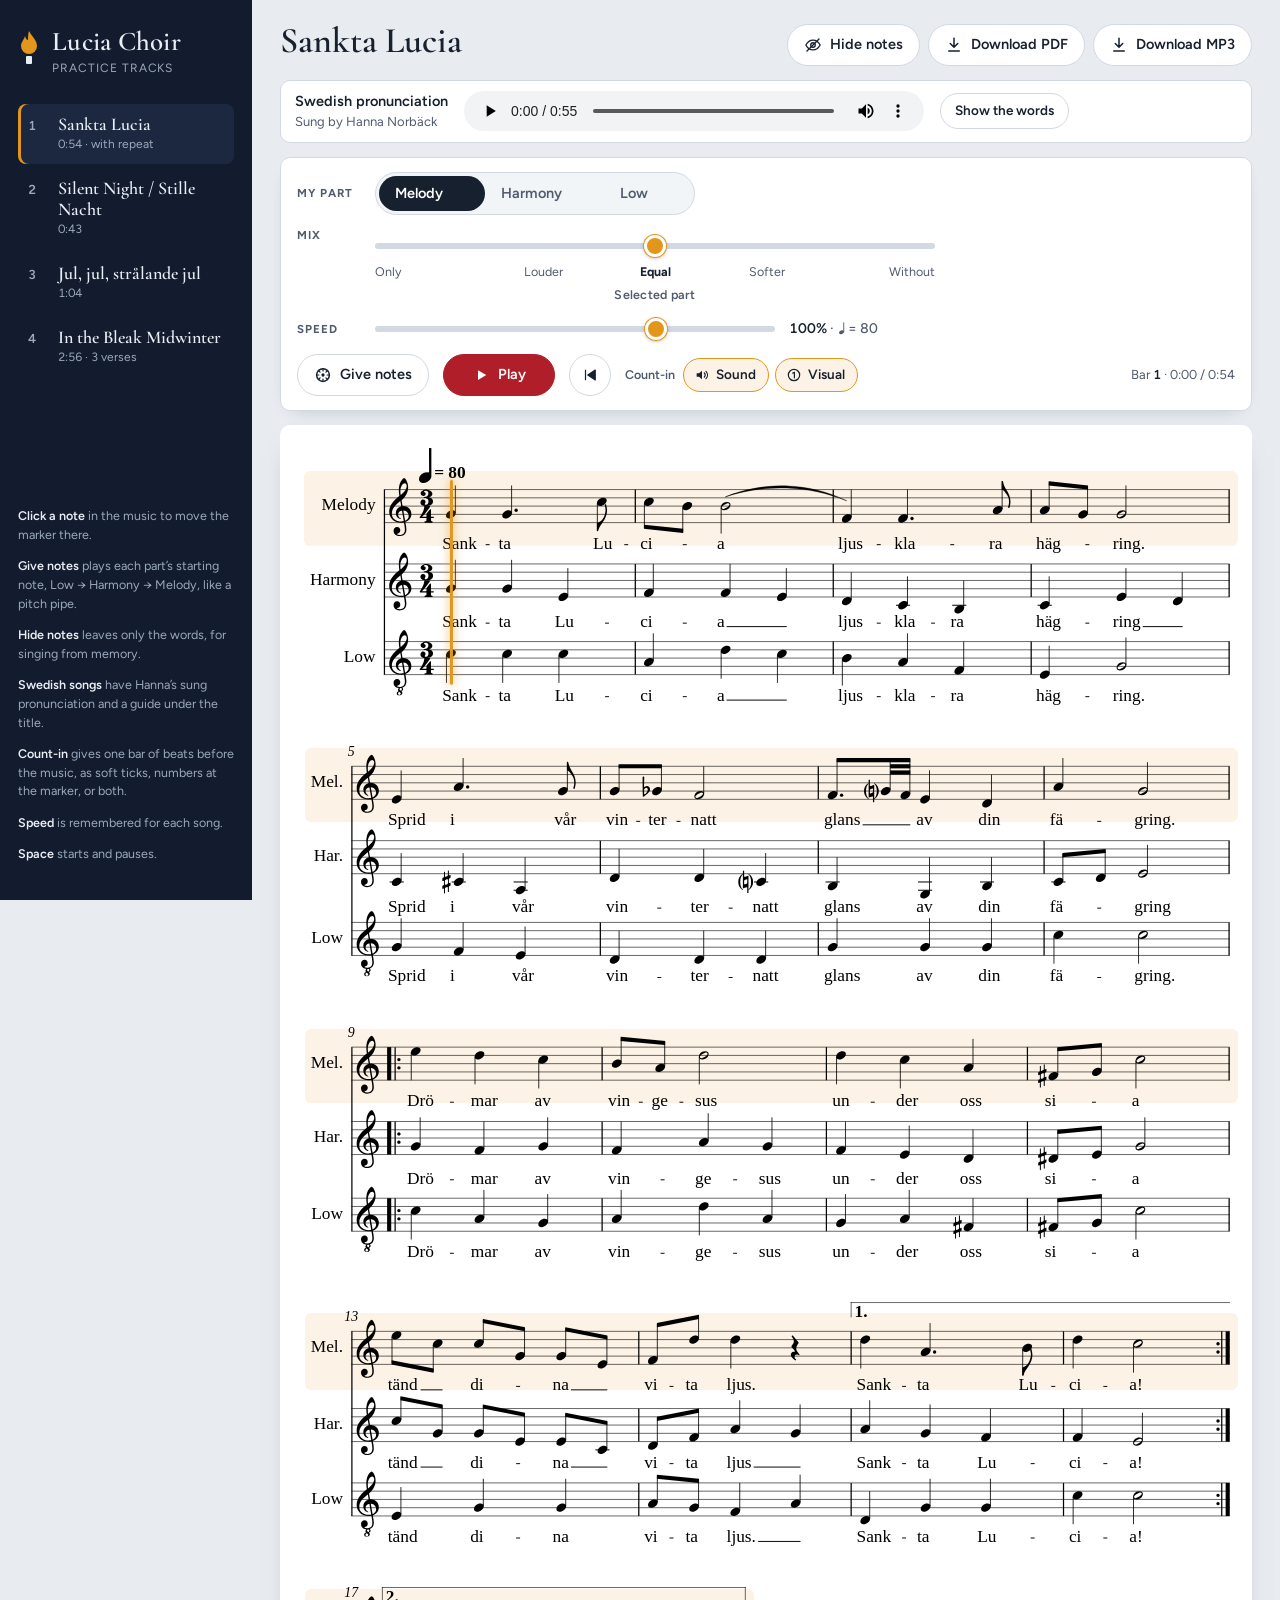
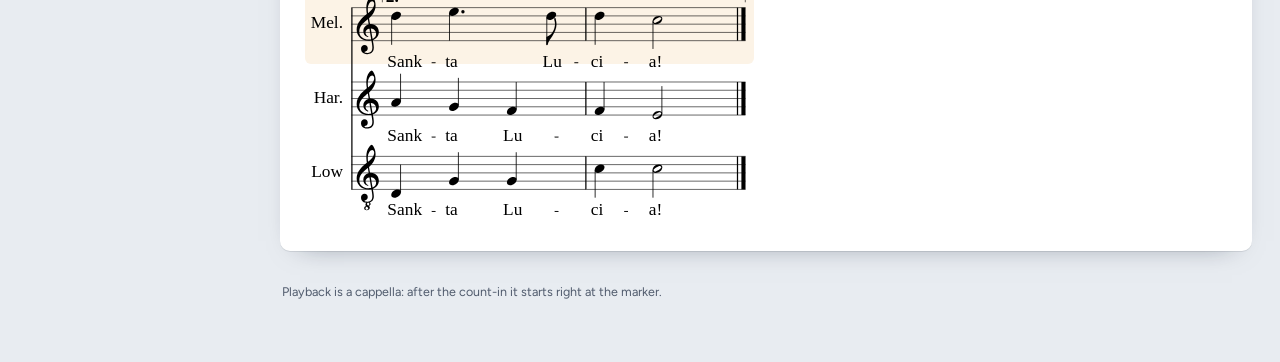
<file: index.html>
<!doctype html>
<html lang="en">
<head>
<meta charset="utf-8">
<meta name="viewport" content="width=device-width, initial-scale=1, viewport-fit=cover">
<title>Lucia Choir Practice</title>
<meta name="description" content="Practice tracks for the Lucia choir: sheet music for Melody, Harmony and Low with a moving marker, part-by-part mixing and starting notes.">
<link rel="icon" href="data:image/svg+xml,%3Csvg xmlns='http://www.w3.org/2000/svg' viewBox='0 0 22 34'%3E%3Cpath d='M11 1c3 6 8 9 8 15a8 8 0 0 1-16 0c0-4 3-6 4-10 1 3 2 4 3 4 0-3 0-6 1-9z' fill='%23e3961c'/%3E%3Crect x='8' y='26' width='6' height='8' rx='1' fill='%23121c2e'/%3E%3C/svg%3E">
<link rel="preconnect" href="https://fonts.googleapis.com">
<link rel="preconnect" href="https://fonts.gstatic.com" crossorigin>
<link rel="stylesheet" href="https://fonts.googleapis.com/css2?family=Cormorant+Garamond:wght@600;700&family=Figtree:wght@400;500;600;700&display=swap">
<link rel="stylesheet" href="style.css?v=18bc1e7d">
</head>
<body>
<div class="app">
  <aside class="sidebar">
    <div class="brand">
      <svg class="flame" viewBox="0 0 22 34" aria-hidden="true">
        <path d="M11 1c3 6 8 9 8 15a8 8 0 0 1-16 0c0-4 3-6 4-10 1 3 2 4 3 4 0-3 0-6 1-9z" fill="var(--candle)"/>
        <rect x="8" y="26" width="6" height="8" rx="1" fill="var(--night-ink)"/>
      </svg>
      <div>
        <p class="brand-name">Lucia Choir</p>
        <p class="brand-sub">Practice tracks</p>
      </div>
    </div>
    <nav class="songs" id="songList" aria-label="Songs"></nav>
    <nav class="mobile-songs" id="songChips" aria-label="Songs"></nav>
    <div class="side-help">
      <p><b>Click a note</b> in the music to move the marker there.</p>
      <p><b>Give notes</b> plays each part’s starting note, Low → Harmony → Melody, like a pitch pipe.</p>
      <p><b>Hide notes</b> leaves only the words, for singing from memory.</p>
      <p><b>Swedish songs</b> have Hanna’s sung pronunciation and a guide under the title.</p>
      <p><b>Count-in</b> gives one bar of beats before the music, as soft ticks, numbers at the marker, or both.</p>
      <p><b>Speed</b> is remembered for each song.</p>
      <p><b>Space</b> starts and pauses.</p>
    </div>
  </aside>

  <main class="main">
    <div class="main-inner">
      <header class="song-head">
        <div>
          <h1 id="songTitle">Loading…</h1>
          <p class="song-meta" id="songMeta"></p>
        </div>
        <div class="head-actions">
          <button class="btn" id="hideBtn" type="button" aria-pressed="false" title="Hide the notes and keep the words, for singing from memory">
            <svg viewBox="0 0 24 24" aria-hidden="true" id="hideIcon"><path d="M2.5 12s3.5-6.5 9.5-6.5 9.5 6.5 9.5 6.5-3.5 6.5-9.5 6.5S2.5 12 2.5 12z" fill="none" stroke="currentColor" stroke-width="1.8" stroke-linejoin="round"/><circle cx="12" cy="12" r="3" fill="none" stroke="currentColor" stroke-width="1.8"/><path d="M4 20 20 4" stroke="currentColor" stroke-width="1.8" stroke-linecap="round"/></svg>
            <span id="hideText">Hide notes</span>
          </button>
          <a class="btn" id="pdfBtn" href="#" download>
            <svg viewBox="0 0 24 24" aria-hidden="true"><path d="M12 3v12m0 0-5-5m5 5 5-5M5 20h14" fill="none" stroke="currentColor" stroke-width="2" stroke-linecap="round" stroke-linejoin="round"/></svg>
            Download PDF
          </a>
          <a class="btn" id="mp3Btn" href="#" download title="All parts equal, to listen to anywhere">
            <svg viewBox="0 0 24 24" aria-hidden="true"><path d="M12 3v12m0 0-5-5m5 5 5-5M5 20h14" fill="none" stroke="currentColor" stroke-width="2" stroke-linecap="round" stroke-linejoin="round"/></svg>
            Download MP3
          </a>
        </div>
      </header>

      <section class="pron" id="pron" aria-label="Pronunciation" hidden>
        <div class="pron-bar">
          <div class="pron-label">
            <b>Swedish pronunciation</b>
            <span id="pronCredit"></span>
          </div>
          <audio id="pronAudio" controls preload="metadata"></audio>
          <button class="btn btn-small" id="pronToggle" type="button" aria-expanded="false" aria-controls="pronGuide">Show the words</button>
        </div>
        <div class="pron-guide" id="pronGuide" hidden>
          <p class="pron-key">Say it like the grey line. CAPITALS mark the stressed syllable.</p>
          <ol class="pron-lines" id="pronLines"></ol>
          <p class="pron-note" id="pronNote"></p>
          <dl class="pron-tips" id="pronTips"></dl>
        </div>
      </section>

      <section class="controls" id="controls" aria-label="Practice controls">
        <div class="ctl-row">
          <span class="ctl-label" id="voiceLabel">My part</span>
          <div class="voices" role="radiogroup" aria-labelledby="voiceLabel" id="voices">
            <button class="voice-btn" role="radio" id="voice-0" data-v="0" aria-checked="true">Melody<span class="pip"></span></button>
            <button class="voice-btn" role="radio" id="voice-1" data-v="1" aria-checked="false">Harmony<span class="pip"></span></button>
            <button class="voice-btn" role="radio" id="voice-2" data-v="2" aria-checked="false">Low<span class="pip"></span></button>
          </div>
        </div>

        <div class="mix">
          <label class="ctl-label" for="mix">Mix</label>
          <div class="mix-body">
            <input type="range" id="mix" min="1" max="5" step="1" value="3" aria-describedby="mixCaption">
            <div class="ticks" id="ticks"></div>
            <p class="mix-caption" id="mixCaption">Selected part</p>
          </div>
        </div>

        <div class="ctl-row speed">
          <label class="ctl-label" for="speed">Speed</label>
          <input type="range" id="speed" min="50" max="120" step="5" value="100" aria-describedby="speedOut">
          <output id="speedOut" for="speed">100%</output>
          <button class="btn btn-small" id="speedReset" type="button" hidden>Back to 100%</button>
        </div>

        <div class="ctl-row transport">
          <button class="btn btn-notes" id="notesBtn" title="Play each part’s note at the marker: Low, Harmony, Melody">
            <svg viewBox="0 0 24 24" aria-hidden="true"><circle cx="12" cy="12" r="8.5" fill="none" stroke="currentColor" stroke-width="2"/><circle cx="12" cy="12" r="2.2" fill="currentColor"/><path d="M12 3.5v3M12 17.5v3M3.5 12h3M17.5 12h3M6 6l2.1 2.1M15.9 15.9 18 18M18 6l-2.1 2.1M8.1 15.9 6 18" stroke="currentColor" stroke-width="1.6" stroke-linecap="round"/></svg>
            <span class="label-long">Give notes</span><span class="label-short">Notes</span>
          </button>
          <button class="btn btn-play" id="playBtn" aria-label="Play">
            <svg viewBox="0 0 24 24" aria-hidden="true" id="playIcon"><path d="M8 5.5v13l11-6.5z" fill="currentColor"/></svg>
            <span id="playText">Play</span>
          </button>
          <button class="btn btn-icon" id="rewindBtn" title="Back to the beginning" aria-label="Back to the beginning">
            <svg viewBox="0 0 24 24" aria-hidden="true"><path d="M6 5v14M19 5.5v13L9 12z" fill="currentColor" stroke="currentColor" stroke-width="1.6" stroke-linejoin="round"/></svg>
          </button>
          <div class="countin" role="group" aria-labelledby="countinLabel">
            <span class="countin-label" id="countinLabel">Count-in</span>
            <button class="toggle" id="cueSound" type="button" aria-pressed="true" title="Soft ticks on the beats of one bar before the music starts">
              <svg viewBox="0 0 24 24" aria-hidden="true"><path d="M4 9.5h3.5L12 5.5v13l-4.5-4H4z" fill="currentColor"/><path d="M15.5 9a4.2 4.2 0 0 1 0 6M18 6.5a8 8 0 0 1 0 11" fill="none" stroke="currentColor" stroke-width="1.8" stroke-linecap="round"/></svg>
              Sound
            </button>
            <button class="toggle" id="cueVisual" type="button" aria-pressed="true" title="Beat numbers at the marker for one bar before the music starts">
              <svg viewBox="0 0 24 24" aria-hidden="true"><circle cx="12" cy="12" r="8.5" fill="none" stroke="currentColor" stroke-width="1.8"/><path d="M10.2 9.2 12.6 8v8.2" fill="none" stroke="currentColor" stroke-width="1.8" stroke-linecap="round" stroke-linejoin="round"/></svg>
              Visual
            </button>
          </div>
          <div class="status" id="status" aria-live="polite"></div>
        </div>
      </section>

      <section class="paper-wrap" aria-label="Sheet music">
        <div class="paper" id="paper">
          <div class="bands" id="bands"></div>
          <div class="svg-host" id="svgHost"><div class="loading">Loading the music…</div></div>
          <div class="overlay"><div class="ghost" id="ghost"></div><div class="marker" id="marker" hidden></div><div class="count" id="count" aria-hidden="true" hidden></div></div>
        </div>
      </section>
      <p class="foot" id="foot">Playback is a cappella: after the count-in it starts right at the marker.</p>
    </div>
  </main>
</div>

<script src="app.js?v=55eeeb4d"></script>
</body>
</html>
</file>
<file: style.css>
/* Layout: winter-night sidebar (songs) + light working column (controls, then the score on white paper).
   The playback marker is candle gold; Play wears Lucia's red sash. */
:root {
  --bg: #e8ecf1;
  --surface: #ffffff;
  --surface-2: #f2f5f8;
  --ink: #17202e;
  --ink-2: #505b6d;
  --line: #d2d9e3;
  --night: #121c2e;
  --night-2: #1b2840;
  --night-ink: #e9edf4;
  --night-ink-2: #9ba8bd;
  --sash: #b01f29;
  --sash-hover: #951820;
  --on-sash: #ffffff;
  --candle: #e3961c;
  --candle-glow: rgba(227, 150, 28, 0.55);
  --candle-soft: rgba(227, 150, 28, 0.11);
  --paper: #ffffff;
  --paper-edge: rgba(23, 32, 46, 0.10);
  --focus: #2a66c9;
  --font-display: "Cormorant Garamond", "Cormorant", Garamond, "Times New Roman", serif;
  --font-ui: "Figtree", "Segoe UI", system-ui, -apple-system, Roboto, "Helvetica Neue", Arial, sans-serif;
  --radius: 10px;
}
@media (prefers-color-scheme: dark) {
  :root:not([data-theme="light"]) {
    --bg: #0b111d; --surface: #131c2c; --surface-2: #1a2537; --ink: #e6ebf3; --ink-2: #9ea9bb;
    --line: #26334a; --night: #070c16; --night-2: #111b2c; --night-ink: #e6ebf3; --night-ink-2: #8f9cb2;
    --sash: #d9424c; --sash-hover: #e65e67; --on-sash: #ffffff; --candle: #f0ae36;
    --candle-glow: rgba(240, 174, 54, 0.6); --candle-soft: rgba(240, 174, 54, 0.13);
    --paper: #fbfaf6; --paper-edge: rgba(0, 0, 0, 0.5); --focus: #79a8ff;
    color-scheme: dark;
  }
}
:root[data-theme="dark"] {
  --bg: #0b111d; --surface: #131c2c; --surface-2: #1a2537; --ink: #e6ebf3; --ink-2: #9ea9bb;
  --line: #26334a; --night: #070c16; --night-2: #111b2c; --night-ink: #e6ebf3; --night-ink-2: #8f9cb2;
  --sash: #d9424c; --sash-hover: #e65e67; --on-sash: #ffffff; --candle: #f0ae36;
  --candle-glow: rgba(240, 174, 54, 0.6); --candle-soft: rgba(240, 174, 54, 0.13);
  --paper: #fbfaf6; --paper-edge: rgba(0, 0, 0, 0.5); --focus: #79a8ff;
  color-scheme: dark;
}

* { box-sizing: border-box; }
[hidden] { display: none !important; } /* layout rules (e.g. display: grid) must not un-hide elements */
html, body { margin: 0; }
body {
  background: var(--bg);
  color: var(--ink);
  font: 15px/1.45 var(--font-ui);
  -webkit-font-smoothing: antialiased;
}
body::before {
  content: ""; position: fixed; inset: 0 0 auto; height: env(safe-area-inset-top, 0px);
  z-index: 30; background: var(--bg);
}
button, input, select { font: inherit; color: inherit; }
button { cursor: pointer; }
:focus-visible { outline: 2px solid var(--focus); outline-offset: 2px; }

.app { display: grid; grid-template-columns: 252px minmax(0, 1fr); min-height: 100vh; }

/* ---------- sidebar ---------- */
.sidebar {
  background: var(--night); color: var(--night-ink);
  position: sticky; top: 0; height: 100vh; overflow-y: auto;
  padding: 28px 18px 24px max(18px, env(safe-area-inset-left, 0px));
  display: flex; flex-direction: column; gap: 26px;
}
.brand { display: flex; gap: 12px; align-items: flex-start; }
.flame { width: 22px; height: 34px; flex: none; margin-top: 2px; }
.brand-name { font: 600 27px/1.05 var(--font-display); letter-spacing: 0.01em; margin: 0; }
.brand-sub { margin: 4px 0 0; font-size: 12px; letter-spacing: 0.08em; text-transform: uppercase; color: var(--night-ink-2); }
.songs { display: flex; flex-direction: column; gap: 4px; }
.song-link {
  display: grid; grid-template-columns: 22px 1fr; gap: 2px 8px; align-items: baseline;
  text-align: left; padding: 10px 10px; border-radius: 8px; border: 0; background: transparent;
  color: var(--night-ink); text-decoration: none;
}
.song-link:hover { background: var(--night-2); }
.song-link[aria-current="true"] { background: var(--night-2); box-shadow: inset 3px 0 0 var(--candle); }
.song-num { font: 600 13px var(--font-ui); color: var(--night-ink-2); font-variant-numeric: tabular-nums; }
.song-title { font: 600 18px/1.15 var(--font-display); }
.song-dur { grid-column: 2; font-size: 12px; color: var(--night-ink-2); font-variant-numeric: tabular-nums; }
.side-help { margin-top: auto; font-size: 12.5px; line-height: 1.5; color: var(--night-ink-2); }
.side-help b { color: var(--night-ink); font-weight: 600; }
.mobile-songs { display: none; }

/* ---------- main column ---------- */
.main {
  min-width: 0;
  padding-block: 22px 48px;
  padding-left: max(28px, env(safe-area-inset-left, 0px));
  padding-right: max(28px, env(safe-area-inset-right, 0px));
}
.main-inner { max-width: 1120px; margin: 0 auto; display: flex; flex-direction: column; gap: 14px; }
.song-head { display: flex; gap: 16px; align-items: flex-end; justify-content: space-between; flex-wrap: wrap; }
.song-head h1 { margin: 0; font: 600 36px/1.05 var(--font-display); text-wrap: balance; }
.song-meta { margin: 6px 0 0; color: var(--ink-2); font-size: 13.5px; }

.btn {
  display: inline-flex; align-items: center; justify-content: center; gap: 8px;
  min-height: 42px; padding: 0 16px; border-radius: 999px;
  border: 1px solid var(--line); background: var(--surface); color: var(--ink);
  font-weight: 600; font-size: 14.5px; text-decoration: none; white-space: nowrap;
}
.btn:hover { border-color: var(--ink-2); }
.btn svg { width: 18px; height: 18px; flex: none; }
.btn[aria-disabled="true"] { opacity: 0.55; cursor: not-allowed; }
.btn-play { background: var(--sash); border-color: var(--sash); color: var(--on-sash); min-width: 112px; }
.btn-play:hover { background: var(--sash-hover); border-color: var(--sash-hover); }
.btn-icon { width: 42px; padding: 0; }
.btn[aria-pressed="true"] { background: var(--ink); border-color: var(--ink); color: var(--surface); }
.head-actions { display: flex; gap: 8px; flex-wrap: wrap; }

/* ---------- controls (sticky) ---------- */
.controls {
  position: sticky; top: env(safe-area-inset-top, 0px); z-index: 20;
  background: var(--surface); border: 1px solid var(--line); border-radius: var(--radius);
  padding: 14px 16px; display: grid; gap: 12px;
  box-shadow: 0 6px 18px -14px rgba(10, 20, 40, 0.45);
}
.ctl-row { display: flex; align-items: center; gap: 10px 14px; flex-wrap: wrap; }
.ctl-label { font-size: 11.5px; font-weight: 700; letter-spacing: 0.09em; text-transform: uppercase; color: var(--ink-2); min-width: 64px; }
.voices { display: inline-flex; background: var(--surface-2); border: 1px solid var(--line); border-radius: 999px; padding: 3px; }
.voice-btn {
  border: 0; background: transparent; border-radius: 999px; padding: 7px 16px; font-weight: 600; font-size: 14.5px;
  color: var(--ink-2); display: inline-flex; align-items: center; gap: 7px;
}
.voice-btn[aria-checked="true"] { background: var(--ink); color: var(--surface); }
.voice-btn .pip { font-size: 12px; font-weight: 700; opacity: 0; transition: opacity .15s; min-width: 1.6em; }
.voice-btn.sounding .pip { opacity: 1; }
.voice-btn.sounding { box-shadow: 0 0 0 2px var(--candle); }

.mix { display: grid; grid-template-columns: auto minmax(0, 1fr); gap: 6px 14px; align-items: start; }
.mix-body { min-width: 0; display: grid; gap: 2px; max-width: 560px; }
.mix input[type="range"], .speed input[type="range"] { width: 100%; margin: 6px 0 0; height: 26px; background: transparent; -webkit-appearance: none; appearance: none; }
.mix input[type="range"]::-webkit-slider-runnable-track, .speed input[type="range"]::-webkit-slider-runnable-track {
  height: 6px; border-radius: 3px; background: var(--line);
}
.mix input[type="range"]::-moz-range-track, .speed input[type="range"]::-moz-range-track {
  height: 6px; border-radius: 3px; background: var(--line);
}
.mix input[type="range"]::-webkit-slider-thumb, .speed input[type="range"]::-webkit-slider-thumb {
  -webkit-appearance: none; appearance: none; width: 22px; height: 22px; margin-top: -8px; border-radius: 50%;
  background: var(--candle); border: 3px solid var(--surface); box-shadow: 0 0 0 1px var(--candle), 0 1px 4px rgba(0,0,0,.3);
}
.mix input[type="range"]::-moz-range-thumb, .speed input[type="range"]::-moz-range-thumb {
  width: 18px; height: 18px; border-radius: 50%; background: var(--candle);
  border: 3px solid var(--surface); box-shadow: 0 0 0 1px var(--candle), 0 1px 4px rgba(0,0,0,.3);
}
.speed input[type="range"] { flex: 1 1 220px; max-width: 400px; min-width: 0; margin: 0; }
.speed output { font-size: 14px; font-weight: 600; color: var(--ink); font-variant-numeric: tabular-nums; min-width: 8.5em; }
.speed output .bpm { color: var(--ink-2); font-weight: 500; }
.speed output .qnote { display: inline-block; width: .5em; height: 1.05em; vertical-align: -.2em; margin: 0 .22em 0 .1em; }
.ticks { display: grid; grid-template-columns: repeat(5, 1fr); }
.tick {
  border: 0; background: none; padding: 2px 0; font-size: 12.5px; color: var(--ink-2); text-align: center;
}
.tick:first-child { text-align: left; }
.tick:last-child { text-align: right; }
.tick[aria-pressed="true"] { color: var(--ink); font-weight: 700; }
.mix-caption { margin: 1px 0 0; text-align: center; font-size: 12.5px; font-weight: 600; color: var(--ink-2); letter-spacing: 0.02em; }

/* ---------- pronunciation (Swedish songs) ---------- */
.pron { background: var(--surface); border: 1px solid var(--line); border-radius: var(--radius); padding: 10px 14px; }
.pron-bar { display: flex; align-items: center; gap: 10px 16px; flex-wrap: wrap; }
.pron-label { display: grid; gap: 1px; font-size: 13px; color: var(--ink-2); }
.pron-label b { font-size: 14.5px; color: var(--ink); font-weight: 600; }
.pron audio { height: 40px; flex: 1 1 260px; min-width: 0; max-width: 460px; }
.btn-small { min-height: 36px; padding: 0 14px; font-size: 13.5px; }
.pron-guide { border-top: 1px solid var(--line); margin-top: 12px; padding-top: 12px; display: grid; gap: 12px; }
.pron-key { margin: 0; font-size: 12.5px; color: var(--ink-2); }
.pron-lines { margin: 0; padding: 0; list-style: none; display: grid; gap: 10px; }
.pron-lines li { display: grid; gap: 1px; }
.pron-lines .sv { font: 600 19px/1.25 var(--font-display); color: var(--ink); }
.pron-lines .say { font-size: 14px; color: var(--ink-2); letter-spacing: 0.01em; }
.pron-note { margin: 0; font-size: 13px; color: var(--ink-2); font-style: italic; }
.pron-note:empty { display: none; }
.pron-tips { margin: 0; display: grid; grid-template-columns: max-content minmax(0, 1fr); gap: 5px 14px; font-size: 13.5px; }
.pron-tips dt { font-weight: 700; color: var(--ink); }
.pron-tips dd { margin: 0; color: var(--ink-2); }

.transport { justify-content: flex-start; }
.status { margin-left: auto; font-size: 13px; color: var(--ink-2); font-variant-numeric: tabular-nums; text-align: right; }
.status b { color: var(--ink); font-weight: 600; }

/* count-in toggles beside Play */
.countin { display: inline-flex; align-items: center; gap: 6px; flex-wrap: wrap; }
.countin-label { font-size: 12.5px; font-weight: 600; color: var(--ink-2); margin-right: 2px; }
.toggle {
  display: inline-flex; align-items: center; gap: 6px; min-height: 34px; padding: 0 12px 0 10px;
  border: 1px solid var(--line); border-radius: 999px; background: var(--surface); color: var(--ink-2);
  font-size: 13.5px; font-weight: 600;
}
.toggle svg { width: 16px; height: 16px; flex: none; }
.toggle[aria-pressed="true"] { background: var(--candle-soft); border-color: var(--candle); color: var(--ink); }
.toggle[aria-pressed="false"] svg { opacity: 0.55; }

/* ---------- score paper ---------- */
.paper-wrap { border-radius: var(--radius); background: var(--paper); box-shadow: 0 1px 0 var(--paper-edge), 0 10px 28px -20px rgba(10, 20, 40, 0.55); }
.paper { position: relative; padding: 6px 4px 14px; cursor: pointer; color: #000; -webkit-tap-highlight-color: transparent; }
.svg-host svg { display: block; width: 100%; height: auto; position: relative; z-index: 1; }
.svg-host svg text { font-family: "Times New Roman", Times, "Liberation Serif", serif; }
.bands, .overlay { position: absolute; inset: 0; pointer-events: none; }
.bands { z-index: 0; }
.overlay { z-index: 2; }
.band { position: absolute; background: var(--candle-soft); border-radius: 6px; }
.marker {
  position: absolute; width: 3px; margin-left: -1.5px; border-radius: 2px;
  background: var(--candle); box-shadow: 0 0 10px 1px var(--candle-glow);
  will-change: transform;
}

.marker.beat { animation: marker-beat .45s ease-out; }
@keyframes marker-beat {
  from { box-shadow: 0 0 22px 7px var(--candle-glow); }
  to { box-shadow: 0 0 10px 1px var(--candle-glow); }
}
/* count-in number, floating just above the marker */
.count {
  position: absolute; width: 34px; height: 34px; margin-left: -17px; border-radius: 50%;
  background: var(--candle); color: #1b1305; font: 700 18px/34px var(--font-ui); text-align: center;
  box-shadow: 0 0 0 5px var(--candle-soft), 0 2px 8px rgba(10, 20, 40, 0.3);
  font-variant-numeric: tabular-nums;
}
.count.down { width: 40px; height: 40px; margin-left: -20px; line-height: 40px; font-size: 21px; }
.count.pop { animation: count-pop .4s ease-out; }
@keyframes count-pop {
  from { transform: scale(1.3); }
  to { transform: scale(1); }
}
.ghost { position: absolute; width: 2px; margin-left: -1px; background: var(--candle); opacity: 0; transition: opacity .12s; }
.paper:hover .ghost.on { opacity: 0.35; }
.loading { padding: 60px 20px; text-align: center; color: #667; font-size: 14px; }
.verse-active text { fill: var(--sash) !important; }
/* "Hide notes": blank out notes, rests, beams, ties, slurs and ledger lines; the lyrics live inside the
   note groups, so they are switched back on. visibility (not display) keeps the note positions
   measurable, so the marker and click-to-start still line up. */
.svg-host.notes-hidden g.note, .svg-host.notes-hidden g.chord, .svg-host.notes-hidden g.rest,
.svg-host.notes-hidden g.beam, .svg-host.notes-hidden g.tie, .svg-host.notes-hidden g.slur,
.svg-host.notes-hidden g.ledgerLines { visibility: hidden; }
.svg-host.notes-hidden g.verse { visibility: visible; }

.foot { color: var(--ink-2); font-size: 12.5px; padding: 6px 2px 0; }

/* ---------- narrow screens ---------- */
@media (max-width: 899px) {
  .app { grid-template-columns: minmax(0, 1fr); }
  .sidebar {
    position: static; height: auto; overflow: visible; flex-direction: column; gap: 12px;
    padding: 14px max(16px, env(safe-area-inset-right, 0px)) 12px max(16px, env(safe-area-inset-left, 0px));
  }
  .brand-name { font-size: 23px; }
  .flame { width: 18px; height: 28px; }
  .songs, .side-help { display: none; }
  .mobile-songs { display: flex; gap: 6px; overflow-x: auto; scrollbar-width: none; margin: 0 -4px; padding: 2px 4px; }
  .mobile-songs::-webkit-scrollbar { display: none; }
  .chip {
    flex: none; border: 1px solid var(--night-2); background: var(--night-2); color: var(--night-ink);
    border-radius: 999px; padding: 7px 13px; font-size: 14px; font-weight: 600; text-decoration: none;
  }
  .chip[aria-current="true"] { background: var(--candle); border-color: var(--candle); color: #1b1305; }
  .main { padding-block: 14px 40px; padding-left: max(16px, env(safe-area-inset-left, 0px)); padding-right: max(16px, env(safe-area-inset-right, 0px)); }
  .song-head h1 { font-size: 27px; }
  .controls { padding: 10px 12px; gap: 9px; }
  .ctl-label { display: none; }
  .mix { grid-template-columns: minmax(0, 1fr); }
  .voices { width: 100%; }
  .voice-btn { flex: 1; justify-content: center; padding: 8px 6px; }
  .status { margin-left: 0; width: 100%; text-align: left; }
  .btn-play { flex: 1; }
  .speed .ctl-label { display: inline; min-width: 0; }
  .speed output { min-width: 0; }
  .countin { width: 100%; }
}
@media (max-width: 359px) {
  .btn-notes .label-long { display: none; }
}
@media (min-width: 360px) {
  .btn-notes .label-short { display: none; }
}
@media (prefers-reduced-motion: reduce) {
  * { transition: none !important; scroll-behavior: auto !important; }
  .count.pop, .marker.beat { animation: none; }
}
</file>
